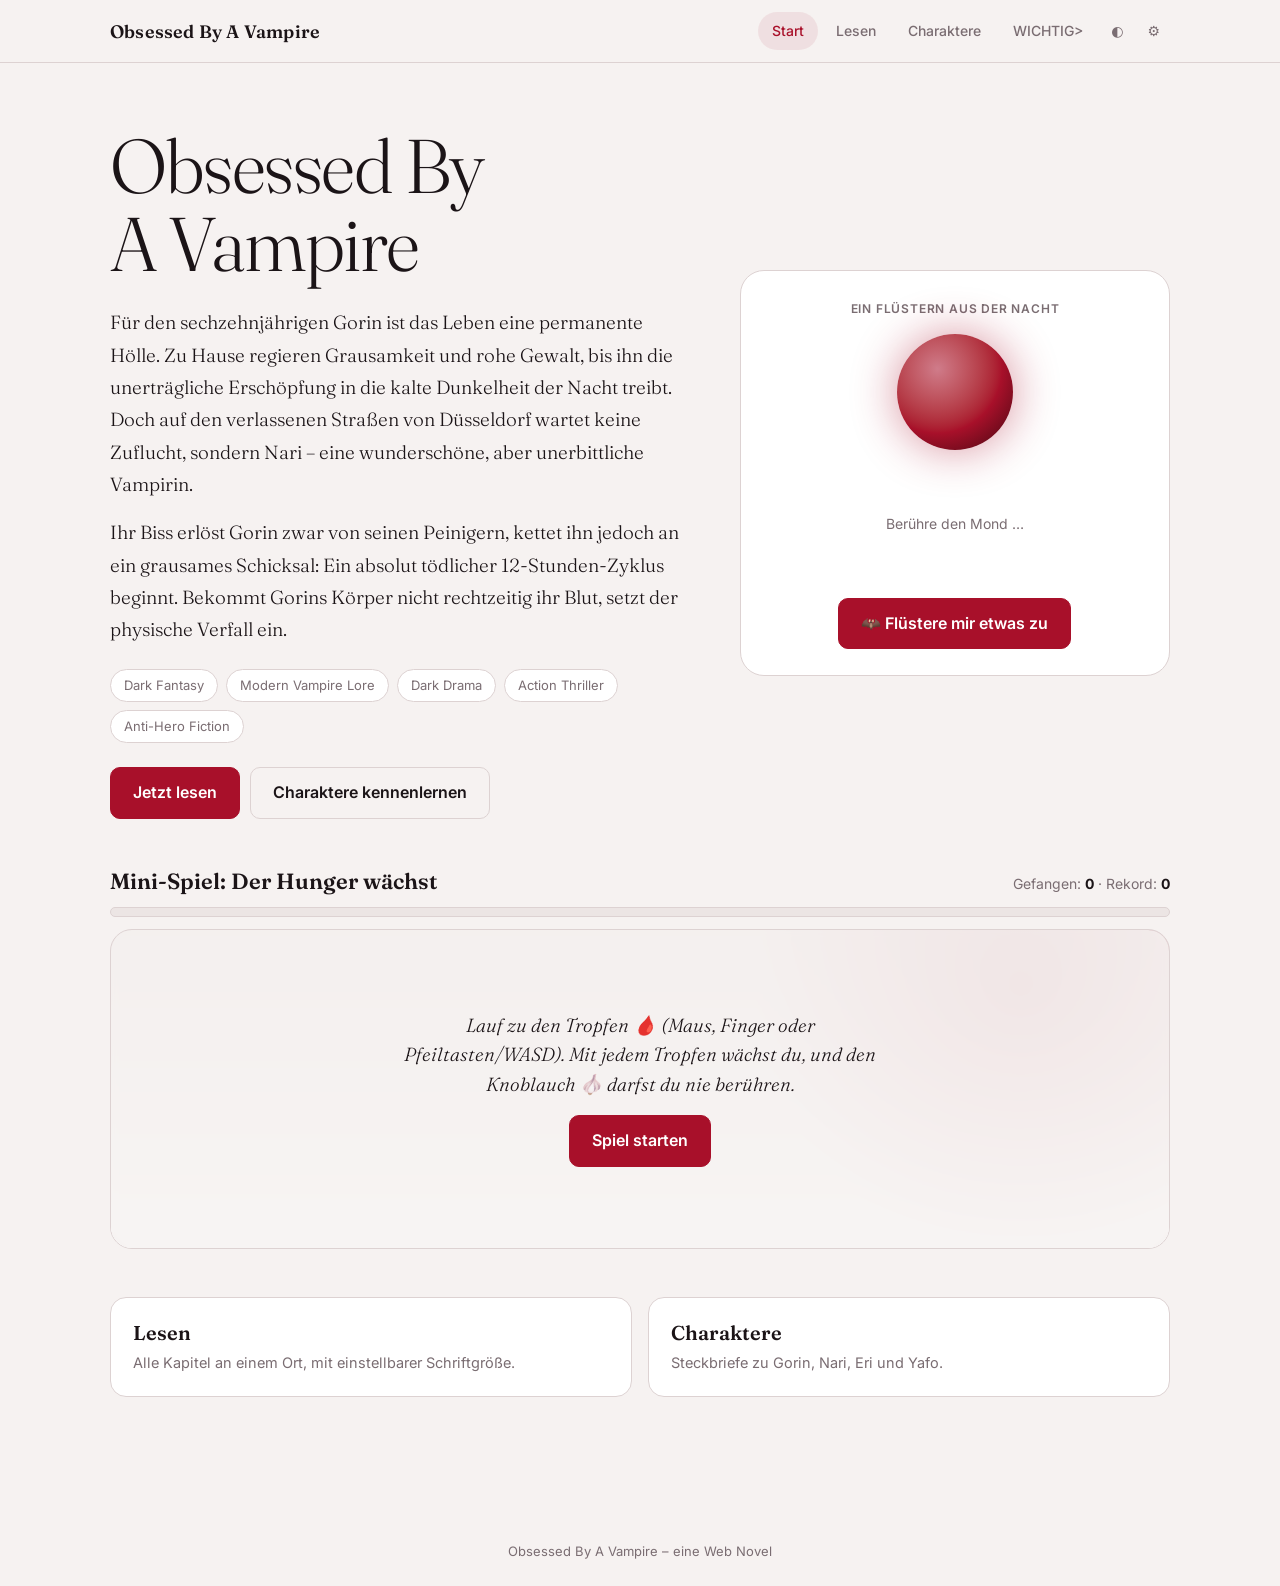
<file: index.html>
<!DOCTYPE html>
<html lang="de">
<head>
<meta charset="utf-8">
<meta name="viewport" content="width=device-width, initial-scale=1, viewport-fit=cover">
<title>My History</title>
<link rel="icon" href="data:image/svg+xml,<svg xmlns='http://www.w3.org/2000/svg' viewBox='0 0 100 100'><text y='.9em' font-size='90'>🩸</text></svg>">
 <link rel="preconnect" href="https://fonts.googleapis.com">
<link href="https://fonts.googleapis.com/css2?family=Fraunces:ital,opsz,wght@0,9..144,300;0,9..144,600;1,9..144,300&family=Inter:wght@400;500;600&family=Atkinson+Hyperlegible:wght@400;700&display=swap" rel="stylesheet">
<style>
:root{--bg:#f6f2f1;--bg2:#ece5e4;--panel:#fff;--ink:#1b1417;--mute:#7a6d72;--line:#ddd2d2;--red:#a8102a;--redsoft:#a8102a14;--ok:#1f7a4d;
--serif:'Fraunces',Georgia,'Times New Roman',serif;--sans:'Inter',system-ui,-apple-system,'Segoe UI',sans-serif;
box-sizing:border-box;padding-top:env(safe-area-inset-top,0px);padding-bottom:env(safe-area-inset-bottom,0px)}
@media (prefers-color-scheme:dark){:root:not([data-theme="light"]){--bg:#0f0b0d;--bg2:#161013;--panel:#1b1317;--ink:#efe7e6;--mute:#9a8b90;--line:#2d2227;--red:#e0405a;--redsoft:#e0405a1c;--ok:#4ccf8b}}
:root[data-theme="dark"]{--bg:#0f0b0d;--bg2:#161013;--panel:#1b1317;--ink:#efe7e6;--mute:#9a8b90;--line:#2d2227;--red:#e0405a;--redsoft:#e0405a1c;--ok:#4ccf8b}
html{scroll-padding-top:env(safe-area-inset-top,0px)}
*{box-sizing:border-box}
[hidden]{display:none!important}
body{margin:0;background:var(--bg);color:var(--ink);font:400 16px/1.6 var(--sans);-webkit-font-smoothing:antialiased}
button{font:inherit;color:inherit;cursor:pointer}
:focus-visible{outline:2px solid var(--red);outline-offset:2px}
header{position:sticky;top:env(safe-area-inset-top,0px);z-index:10;background:color-mix(in srgb,var(--bg) 88%,transparent);backdrop-filter:blur(10px);border-bottom:1px solid var(--line)}
.bar{max-width:1100px;margin:auto;display:flex;align-items:center;justify-content:space-between;padding:12px 20px;gap:12px;flex-wrap:wrap}
.logo{font:600 18px var(--serif);letter-spacing:.2px;background:none;border:0;padding:0}
nav{display:flex;gap:4px;align-items:center;flex-wrap:wrap}
nav button,nav a{background:none;border:0;padding:8px 14px;border-radius:99px;color:var(--mute);font-weight:500;font-size:14px;text-decoration:none}
nav button[aria-current=true]{background:var(--redsoft);color:var(--red)}
nav .theme{padding:8px 10px}
main{max-width:1100px;margin:auto;padding:0 20px 120px}
.view{display:none}.view.on{display:block}
/* Start */
.hero{display:grid;grid-template-columns:1.15fr .85fr;gap:48px;align-items:center;padding:64px 0 40px}
h1{font:300 clamp(40px,7vw,76px)/1.02 var(--serif);margin:0 0 24px;letter-spacing:-1.5px}
.lead{font:300 19px/1.7 var(--serif);color:var(--ink);max-width:56ch}
.lead p{margin:0 0 16px}
.tags{display:flex;flex-wrap:wrap;gap:8px;margin:24px 0}
.tags span{border:1px solid var(--line);background:var(--panel);padding:5px 13px;border-radius:99px;font-size:13px;color:var(--mute)}
.cta{display:flex;gap:10px;flex-wrap:wrap}
.btn{display:block;text-align:center;text-decoration:none;background:var(--red);color:#fff;border:1px solid var(--red);padding:12px 22px;border-radius:10px;font-weight:600}
.btn.ghost{background:transparent;color:var(--ink);border-color:var(--line)}
.btn.big{padding:14px 20px;border-radius:12px;font-size:16px}
.btn:disabled{opacity:.55;cursor:wait}
.cards{display:grid;grid-template-columns:repeat(2,1fr);gap:16px;margin-top:24px}
.card{background:var(--panel);border:1px solid var(--line);border-radius:16px;padding:22px}
.card h3{font:600 20px var(--serif);margin:0 0 6px}
.card p{margin:0;color:var(--mute);font-size:14.5px}
/* Lesen */
.reader{display:grid;grid-template-columns:240px 1fr;gap:28px;padding-top:32px}
.toc{position:sticky;top:76px;align-self:start;display:flex;flex-direction:column;gap:4px}
.toc h4{margin:0 0 8px;font:600 15px var(--serif)}
.toc button{text-align:left;background:none;border:0;padding:9px 12px;border-radius:10px;color:var(--mute);font-size:14px}
.toc button[aria-current=true]{background:var(--redsoft);color:var(--red);font-weight:600}
.page{background:var(--panel);border:1px solid var(--line);border-radius:20px;padding:clamp(24px,5vw,56px);min-height:70vh}
.tools{display:flex;justify-content:space-between;align-items:center;margin-bottom:28px;color:var(--mute);font-size:13px;gap:12px;flex-wrap:wrap}
.tools div{display:flex;gap:6px}
.tools button{background:var(--bg2);border:1px solid var(--line);border-radius:8px;padding:4px 11px}
.page h2{font:600 32px/1.15 var(--serif);margin:0 0 28px}
.text{font:300 var(--fs,19px)/var(--lh,1.85) var(--tf,var(--serif));max-width:var(--tw,62ch)}
.text p{margin:0 0 1.2em}
.nextrow{display:flex;justify-content:space-between;margin-top:40px;padding-top:24px;border-top:1px solid var(--line)}
.nextrow .btn{padding:10px 20px}
/* Vorlesen (Text-to-Speech) */
.tts{display:flex;align-items:center;gap:8px;flex-wrap:wrap;background:var(--bg2);border:1px solid var(--line);border-radius:14px;padding:10px 12px;margin:-8px 0 26px;font-size:13px;color:var(--mute)}
.tts button{background:var(--panel);border:1px solid var(--line);border-radius:10px;padding:7px 14px;font-weight:600;font-size:13px;color:var(--ink)}
.tts button.main{background:var(--red);border-color:var(--red);color:#fff}
.tts button:disabled{opacity:.45;cursor:not-allowed}
.tts label{display:inline-flex;align-items:center;gap:6px}
.tts select{background:var(--panel);color:var(--ink);border:1px solid var(--line);border-radius:8px;padding:6px 8px;font:inherit;max-width:190px}
.tts .sp{flex:1}
.tts .st{font-variant-numeric:tabular-nums}
.text p.speaking{background:var(--redsoft);box-shadow:-10px 0 0 var(--redsoft),10px 0 0 var(--redsoft);border-radius:4px;transition:background .2s}
/* Charaktere */
.chars{display:grid;grid-template-columns:repeat(2,1fr);gap:20px;padding-top:32px}
.char{background:var(--panel);border:1px solid var(--line);border-radius:20px;padding:26px;display:flex;flex-direction:column;gap:14px}
.head{display:flex;gap:16px;align-items:center}
.av{width:60px;height:60px;border-radius:50%;background:var(--redsoft);color:var(--red);display:grid;place-items:center;font:600 26px var(--serif);flex:none}
.char h3{margin:0;font:600 24px var(--serif)}
.char .role{color:var(--mute);font-size:14px}
.char p{margin:0;font-size:15px}
.facts{display:grid;grid-template-columns:auto 1fr;gap:6px 16px;margin:0;font-size:14px}
.facts dt{color:var(--mute)}.facts dd{margin:0}
h2.sec{font:300 34px var(--serif);margin:48px 0 0;letter-spacing:-.5px}
/* Einstellungen */
.pop{position:fixed;top:calc(62px + env(safe-area-inset-top,0px));right:16px;width:min(300px,calc(100vw - 32px));background:var(--panel);border:1px solid var(--line);border-radius:18px;box-shadow:0 12px 40px #00000030;padding:20px;z-index:30}
.pop h4,.box h4{margin:0 0 16px;font:600 20px var(--serif)}
.pop label,.lbl{display:flex;justify-content:space-between;font-size:14px;color:var(--mute);margin:0 0 8px}
.pop input[type=range]{width:100%;accent-color:var(--red);margin:0 0 20px}
.sws{display:flex;gap:10px;flex-wrap:wrap}
.sw{display:flex;flex-direction:column;align-items:center;gap:6px;background:none;border:0;font-size:12px;color:var(--mute);padding:0}
.sw i{width:38px;height:38px;border-radius:50%;border:2px solid transparent;box-shadow:0 0 0 1px var(--line);display:block}
.sw[aria-pressed=true]{color:var(--ink);font-weight:600}
.sw[aria-pressed=true] i{border-color:var(--panel);box-shadow:0 0 0 2px var(--red)}
/* Zusatz-Einstellungen */
:root[data-bg="sepia"]{--bg:#f1e6d0;--bg2:#e7d9bd;--panel:#f8efdc;--ink:#3b2f22;--mute:#7d6b55;--line:#d8c8a8}
:root[data-bg="oled"]{--bg:#000;--bg2:#0a0a0a;--panel:#0d0d0d;--ink:#e8e2e2;--mute:#8d8486;--line:#222}
:root[data-hl="0"] .text p.speaking{background:none;box-shadow:none}
.pop{max-height:calc(100vh - 90px - env(safe-area-inset-top,0px));overflow-y:auto}
.pop .grp{margin:22px 0 10px;padding-top:16px;border-top:1px solid var(--line);font:600 13px var(--sans);letter-spacing:.4px;text-transform:uppercase;color:var(--mute)}
.seg{display:flex;gap:6px;margin:0 0 16px}
.seg button{flex:1;background:var(--bg2);border:1px solid var(--line);border-radius:9px;padding:7px 4px;font-size:13px;color:var(--ink)}
.seg button[aria-pressed=true]{background:var(--redsoft);border-color:var(--red);color:var(--red);font-weight:600}
.pop select{width:100%;background:var(--panel);color:var(--ink);border:1px solid var(--line);border-radius:8px;padding:7px 8px;font:inherit;font-size:13px;margin:0 0 14px}
.pop .chk{display:flex;align-items:center;justify-content:flex-start;gap:8px;color:var(--ink);margin:0 0 10px}
/* Flüstern aus der Nacht (Startseite) */
.oracle{position:relative;overflow:hidden;background:var(--panel);border:1px solid var(--line);border-radius:24px;padding:30px 26px 26px;text-align:center;display:flex;flex-direction:column;align-items:center;gap:18px;min-height:380px}
.olabel{font:600 12px var(--sans);letter-spacing:.8px;text-transform:uppercase;color:var(--mute)}
.moon{width:116px;height:116px;border-radius:50%;border:0;cursor:pointer;flex:none;background:radial-gradient(circle at 35% 30%,color-mix(in srgb,var(--red) 55%,#fff),var(--red) 58%,color-mix(in srgb,var(--red) 40%,#000) 100%);box-shadow:0 0 46px color-mix(in srgb,var(--red) 45%,transparent);animation:moonPulse 4s ease-in-out infinite;transition:transform .2s}
.moon:hover{transform:scale(1.07)}
.moon:active{transform:scale(.96)}
@keyframes moonPulse{50%{box-shadow:0 0 84px color-mix(in srgb,var(--red) 60%,transparent)}}
.oq{font:italic 300 20px/1.6 var(--serif);min-height:8em;display:flex;align-items:center;justify-content:center;transition:opacity .3s;margin:0}
.oq.fade{opacity:0}
.oq.hint{font:400 14px var(--sans);color:var(--mute)}
.orow{display:flex;gap:10px;flex-wrap:wrap;justify-content:center}
.bat{position:absolute;left:0;top:0;pointer-events:none;z-index:2;color:var(--ink);opacity:.85}
.bat svg{display:block;width:100%;height:auto}
@keyframes flash{0%,55%{background:var(--redsoft)}100%{background:transparent}}
.text p.flash{animation:flash 2.6s ease-out}
/* Mini-Spiel: Der Hunger wächst */
.game{margin:8px 0 48px}
.ghead{display:flex;align-items:baseline;justify-content:space-between;gap:12px;flex-wrap:wrap;margin:0 0 12px}
.ghead h2{margin:0;font:600 22px var(--serif)}
.gstat{font-size:14px;color:var(--mute)}
.gstat b{color:var(--ink)}
.gmeter{height:10px;background:var(--bg2);border:1px solid var(--line);border-radius:99px;overflow:hidden;margin:0 0 12px}
#gBar{height:100%;width:0;background:var(--red);border-radius:99px;transition:width .2s}
.gfield{position:relative;height:320px;overflow:hidden;border:1px solid var(--line);border-radius:22px;background:radial-gradient(circle at 86% 18%,color-mix(in srgb,var(--red) 26%,transparent) 0,transparent 28%),linear-gradient(var(--bg2),var(--panel));user-select:none;-webkit-user-select:none;outline:none}
.gfield.playing{touch-action:none;cursor:crosshair}
.gfield.shake{animation:gshake .3s}
@keyframes gshake{25%{transform:translateX(-6px)}75%{transform:translateX(6px)}}
.gp{position:absolute;left:0;top:0;border-radius:50%;text-align:center;pointer-events:none;background:color-mix(in srgb,var(--red) 22%,transparent);box-shadow:0 0 0 2px var(--red),0 0 26px color-mix(in srgb,var(--red) 45%,transparent);z-index:2}
.gi{position:absolute;left:0;top:0;width:40px;height:40px;margin:-20px 0 0 -20px;font-size:30px;line-height:40px;text-align:center;pointer-events:none;animation:gpop .25s ease-out}
@keyframes gpop{from{opacity:0;scale:.3}to{opacity:1;scale:1}}
.gi.old{opacity:.45}
.gov{position:absolute;inset:0;display:flex;flex-direction:column;align-items:center;justify-content:center;gap:16px;padding:24px;text-align:center;background:color-mix(in srgb,var(--bg) 82%,transparent);backdrop-filter:blur(3px);z-index:5}
.gov[hidden]{display:none}
.gov p{margin:0;max-width:40ch;font:italic 300 19px/1.55 var(--serif)}
footer{text-align:center;color:var(--mute);font-size:13px;padding:24px}
@media(max-width:820px){.hero,.reader,.chars,.cards{grid-template-columns:1fr}.toc{position:static;flex-direction:row;flex-wrap:wrap}.toc h4{width:100%}.hero{padding-top:36px}}
@media(prefers-reduced-motion:reduce){*{animation:none!important}}
</style>
</head>
<body>
<header><div class="bar">
<button class="logo" data-go="start">Obsessed By A Vampire</button>
<nav>
<button data-go="start" aria-current="true">Start</button>
<button data-go="lesen">Lesen</button>
<button data-go="chars">Charaktere</button>
<a href="https://youtu.be/dQw4w9WgXcQ?si=Yt-m0QjZY_h96mpp">WICHTIG></a>
<button class="theme" id="theme" aria-label="Hell oder dunkel wechseln">◐</button>
<button class="theme" id="gear" aria-label="Einstellungen" aria-expanded="false">⚙</button>
</nav></div></header>
 
<main>
<section class="view on" id="start">
<div class="hero">
<div>
<h1>Obsessed By<br>A Vampire</h1>
<div class="lead">
<p>Für den sechzehnjährigen Gorin ist das Leben eine permanente Hölle. Zu Hause regieren Grausamkeit und rohe Gewalt, bis ihn die unerträgliche Erschöpfung in die kalte Dunkelheit der Nacht treibt. Doch auf den verlassenen Straßen von Düsseldorf wartet keine Zuflucht, sondern Nari – eine wunderschöne, aber unerbittliche Vampirin.</p>
<p>Ihr Biss erlöst Gorin zwar von seinen Peinigern, kettet ihn jedoch an ein grausames Schicksal: Ein absolut tödlicher 12-Stunden-Zyklus beginnt. Bekommt Gorins Körper nicht rechtzeitig ihr Blut, setzt der physische Verfall ein.</p>
</div>
<div class="tags"><span>Dark Fantasy</span><span>Modern Vampire Lore</span><span>Dark Drama</span><span>Action Thriller</span><span>Anti-Hero Fiction</span></div>
<div class="cta"><button class="btn" data-go="lesen">Jetzt lesen</button><button class="btn ghost" data-go="chars">Charaktere kennenlernen</button></div>
</div>
<aside class="oracle" id="oracle" aria-label="Zufälliger Satz aus der Geschichte">
<div class="olabel">Ein Flüstern aus der Nacht</div>
<button class="moon" id="moon" aria-label="Blutmond berühren: zufälligen Satz anzeigen"></button>
<p class="oq hint" id="oq" aria-live="polite">Berühre den Mond …</p>
<div class="orow"><button class="btn" id="oAgain">🦇 Flüstere mir etwas zu</button><button class="btn ghost" id="oMore" hidden>Im Kapitel lesen</button></div>
</aside>
</div>
<section class="game" id="game" aria-label="Mini-Spiel: Der Hunger wächst">
<div class="ghead"><h2>Mini-Spiel: Der Hunger wächst</h2><div class="gstat">Gefangen: <b id="gScore">0</b> · Rekord: <b id="gBest">0</b></div></div>
<div class="gmeter" aria-hidden="true"><div id="gBar"></div></div>
<div class="gfield" id="gField" tabindex="0" aria-label="Spielfeld">
<div class="gov" id="gOv"><p id="gOvT">Lauf zu den Tropfen 🩸 (Maus, Finger oder Pfeiltasten/WASD). Mit jedem Tropfen wächst du, und den Knoblauch 🧄 darfst du nie berühren.</p><button class="btn" id="gStart">Spiel starten</button></div>
</div>
</section>
<div class="cards">
<div class="card"><h3>Lesen</h3><p>Alle Kapitel an einem Ort, mit einstellbarer Schriftgröße.</p></div>
<div class="card"><h3>Charaktere</h3><p>Steckbriefe zu Gorin, Nari, Eri und Yafo.</p></div>
</div>
</section>
 
<section class="view" id="lesen">
<div class="reader">
<div class="toc" id="toc"><h4>Kapitel</h4></div>
<article class="page">
<div class="tools"><span id="meta"></span><div><button id="fm" aria-label="Schrift kleiner">A−</button><button id="fp" aria-label="Schrift größer">A+</button></div></div>
<div class="tts" id="tts" role="group" aria-label="Kapitel vorlesen" hidden>
<button class="main" id="ttsPlay" aria-label="Vorlesen starten oder pausieren">▶ Vorlesen</button>
<button id="ttsStop" aria-label="Vorlesen beenden" disabled>■ Stopp</button>
<label>Tempo <select id="ttsRate" aria-label="Sprechtempo"><option value="0.8">0,8×</option><option value="1" selected>1×</option><option value="1.2">1,2×</option><option value="1.5">1,5×</option><option value="1.8">1,8×</option></select></label>
<label>Stimme <select id="ttsVoice" aria-label="Stimme"></select></label>
<label><input type="checkbox" id="ttsAuto"> Danach weiterlesen</label>
<span class="sp"></span><span class="st" id="ttsSt" aria-live="polite"></span>
</div>
<h2 id="ct"></h2><div class="text" id="cx"></div>
<div class="nextrow"><button class="btn ghost" id="prev">Zurück</button><button class="btn" id="next">Nächstes Kapitel</button></div>
</article></div>
</section>
 
<section class="view" id="chars">
<h2 class="sec">Charaktere</h2>
<div class="chars" id="cg"></div>
</section>
</main>
 
<!-- Einstellungen -->
<div class="pop" id="setp" hidden role="dialog" aria-label="Einstellungen">
<h4>Einstellungen</h4>
<label for="fsr">Schriftgröße <span id="fsv">19 px</span></label>
<input type="range" id="fsr" min="15" max="27" value="19">
<div class="lbl">Farbdesign</div>
<div class="sws">
<button class="sw" data-acc="original"><i style="background:#a8102a"></i>Original</button>
<button class="sw" data-acc="gruen"><i style="background:#1f9d5c"></i>Grün</button>
<button class="sw" data-acc="rot"><i style="background:#e0252d"></i>Rot</button>
<button class="sw" data-acc="lila"><i style="background:#8a4fd6"></i>Lila</button>
<button class="sw" data-acc="pink"><i style="background:#e8478a"></i>Pink</button>
</div>
<div class="grp">Lesen</div>
<div class="lbl">Schriftart</div>
<div class="seg" data-key="font"><button data-v="serif">Serif</button><button data-v="sans">Sans</button><button data-v="lesbar">Lesbar</button></div>
<div class="lbl">Zeilenabstand</div>
<div class="seg" data-key="lh"><button data-v="eng">Eng</button><button data-v="normal">Normal</button><button data-v="weit">Weit</button></div>
<div class="lbl">Textbreite</div>
<div class="seg" data-key="w"><button data-v="schmal">Schmal</button><button data-v="normal">Normal</button><button data-v="breit">Breit</button></div>
<div class="lbl">Hintergrund</div>
<div class="seg" data-key="bg"><button data-v="std">Standard</button><button data-v="sepia">Sepia</button><button data-v="oled">Schwarz</button></div>
<label class="chk"><input type="checkbox" id="setSpark"> Funken-Effekt</label>
<div id="setTts" hidden>
<div class="grp">Vorlesen</div>
<label for="setRate">Standardtempo</label><select id="setRate"></select>
<label for="setVoice">Standardstimme</label><select id="setVoice"></select>
<label class="chk"><input type="checkbox" id="setAuto"> Danach weiterlesen</label>
<label class="chk"><input type="checkbox" id="setHl"> Absatz markieren</label>
<label class="chk"><input type="checkbox" id="setScroll"> Automatisch mitscrollen</label>
</div>
</div>
 
<footer>Obsessed By A Vampire – eine Web Novel</footer>
 
<script src="auth.js" onerror="window.__noAuth=1"></script>
<script>
/* ===== Inhalte: hier einfach bearbeiten ===== */
/* WICHTIG: Kapiteltexte mit Backticks ` ... ` schreiben (erlaubt Zeilenumbrüche).
   Jede neue Zeile = ein neuer Absatz. Im Text selbst keine Backticks und kein ${ verwenden. */
const chapters=[
{t:"Prolog: Die Nacht von Düsseldorf",x:`Der letzte Gong der Schule war schon eine ganze Weile verhallt, und der späte Nachmittag schmolz langsam in eine kühle, schattige Dämmerung hinein. Die Straßen der ruhigen, abgelegenen Kleinstadt – meilenweit entfernt von den lauten, grell erleuchteten Megacitys – lagen fast wie ausgestorben da. Nur ab und zu wehte ein kalter Windstoß durch die engen Gassen, der die trockenem Blätter über den Asphalt trieb.
Auf diesem einsamen Heimweg ging Gorin Yakeri, die Hände tief in den Taschen seiner Jacke vergraben. Jeder Schritt fühlte sich an wie Blei, ein mechanisches Vorwärtskommen gegen eine unsichtbare, erdrückende Wand. Im diffusen Licht der schwach glimmenden Straßenlaternen zeichneten sich seine markanten Züge scharf ab. Sein Gesicht war etwas größer geschnitten, umrahmt von tiefschwarzem Haar. Seine Augen, umgeben von leichten Schatten, strahlten eine wache, aber tiefe Erschöpfung aus. Sein Körperbau wirkte auf den ersten Blick durchtrainiert und gepflegt, doch unter dem Stoff seiner Kleidung verbarg sich eine grausame, schmerzhafte Geschichte, die jede seiner Bewegungen leise begleitete: Am Nacken prangte eine unschöne, verbrannte Stelle – das grausame Andenken daran, wie seine Mutter ihm als kleines Kind kochend heißen Kaffee übergeschüttet hatte. Und tiefer, verborgen unter seinem T-Shirt, war sein ganzer Rücken übersät mit alten Brandwunden und jenen tiefen, unbarmherzigen Messerschnitten, die sie ihm erst vor genau einem Jahr zugefügt hatte.
Je näher er seinem Zuhause kam, desto langsamer wurden seine Schritte. Für Gorin war die Haustür kein Ort der Zuflucht, sondern das Tor zu einer permanenten Zerreißprobe. Er schob den Schlüssel ins Schloss, drehte ihn um und trat leise in den schmalen Flur.
Sofort empfing ihn diese charakteristische, toxische Stille des Hauses. Es war eine Stille, die schwer auf der Brust lastete. Direkt im Eingangsbereich traf sein Blick auf seine Mutter Eri. Sie stand im Halbdunkel, ihre Haut war von schrumpeligen, tiefen Falten gezeichnet, und ihr gesamter Körper strahlte eine bleierne, giftige Trägheit aus. Ihre dunklen Haare hingen kraftlos herab, doch es war vor allem ihr Blick, der ihn traf – ein eiskalter, toter und absolut stechender Blick, der ohne ein einziges Wort die Seele zerkratzte. Sie musterte ihn wie einen lästigen Eindringling, der es gewagt hatte, in ihr Sichtfeld zu treten.
Ohne sie eines Blickes zu würdigen, ging Gorin an ihr vorbei und warf einen flüchtigen Blick in das Wohnzimmer. Dort lag sein Vater Yafo Yakeri auf der durchgesessenen, alten Couch. Yafo war ein schwerer, übergewichtiger Mann mit einer dicken Brille, die schief auf seiner Nase saß. Er schlief tief und fest, der Mund leicht geöffnet, während der Fernseher in der Ecke flackerte und dumpfe, monotone Geräusche in den Raum warf. Yafo ignorierte die Welt, seine Familie und alles um sich herum, gefangen in seiner eigenen lethargischen Blase.
Gorin zog die Schuhe aus, ließ die Haustür hinter sich ins Schloss fallen und ging mit schnellen Schritten den Flur hinunter in sein eigenes Zimmer. Er trat ein, schloss die Tür hinter sich ab und drehte den Schlüssel im Schloss herum. Erst in diesem Moment schien der Druck auf seinen Schultern minimal nachzugeben.
Er ließ sich auf die Bettkante sinken, atmete tief aus und strich sich durch die pechschwarzen Haare. Um ihn herum lag die Dunkelheit des Zimmers, während die Nacht draußen langsam die Herrschaft über die Kleinstadt übernahm. Er zog die Schuhe aus, legte sich flach auf das Kissen und starrte an die dunkle Zimmerdecke. Die Gedanken schossen ihm durch den Kopf, drehten sich im Kreis, während er versuchte, die Anspannung des Tages loszuwerden. Er schloss die Augen, atmete ruhig ein und aus und versuchte, in die Stille der Nacht hineinzugleiten, in der festen Hoffnung, diesmal endlich die ersehnte Ruhe zu finden.
Kaum hatte Gorin sich auf dem Bett ausgestreckt und die Augen geschlossen, um dem Strudel seiner Gedanken zu entkommen, riss ein gewaltsames Beben die Stille der Nacht in Stücke.
Bumm! Bumm! Bumm!
Harte, unbarmherzige Fäuste hämmerten gegen seine Zimmertür, dass das Holz in den Angeln erbebte. Gleich darauf drang die raue, von Alkohol und tiefem Groll verzerrte Stimme seines Vaters Yafo durch den Raum: „Du Volldepp, mach endlich die Tür auf! Beweg deinen faulen Arsch, wir müssen jetzt sofort reden! Glaub ja nicht, dass du dich vor mir verstecken kannst!“
Gorin schreckte hoch. Keine Sekunde der Ruhe war ihm vergönnt. Seine insomnischen Augen blitzten in der Dunkelheit auf, während sein Puls augenblicklich in die Höhe schoss. Er stand auf – ganz gerade, mechanisch, ohne ein einziges Zeichen von Furcht in der Mimik, doch mit der eisernen Anspannung eines Soldaten vor dem Schafott. Er griff nach seiner schweren Schultasche, die achtlos auf dem Boden lag, und ging mit langsamen, festen Schritten auf die Tür zu.
Er drückte die Klinke herunter und zog die Tür auf. Im flackernden Licht des Flurs stand Yafo, ein schwerer, wuchtiger Schatten, dessen dicke Brille auf der verschwitzten Nase wackelte. Mit einer groben Hand riss Yafo ihm die Tasche aus der Hand, warf sie auf den dreckigen Flurboden und durchwühlte sie hastig. Er fischte alles heraus, was Gorin an diesem Tag von seinen Raubzügen und Diebstählen in der Stadt herbeigeschafft hatte: ein paar glänzende Armbänder, ein teures Smartphone und eine handvoll digitaler Gadgets, die er irgendwo mitgehen lassen hatte. Yafo raffte die Beute an sich, das Gesicht verzerrt vor Gier.
Doch plötzlich veränderte sich sein Ausdruck, als er merkte, dass etwas fehlte. Seine Augen verengten sich zu hasserfüllten Schlitzen. „Wo ist das goldene Etui?!“, brüllte Yafo und spuckte fast vor Wut. „Ich hab dir gesagt, du sollst mir diesen einen verdammten Gegenstand aus dem Antiquariat besorgen, du nutzloser Bastard! Und du kommst mit leerem Handschuh?!“
Bevor Gorin auch nur blinzeln konnte, traf ihn die wuchtige Faust seines Vaters im Gesicht. Der Schlag riss Gorin zur Seite, er prallte gegen den Türrahmen, während ein dumpfer Schmerz durch seinen Kopf zuckte und ein bitterer Geschmack von Blut auf seiner Zunge aufstieg.
Durch den Lärm angelockt, schob sich in diesem Moment die hagere Gestalt seiner Mutter Eri aus dem Schatten der Küche. Ihre schrumpeligen Hände zitterten, und ihr eiskalter, giftiger Blick traf den Vater. Statt zu helfen, fauchte sie ihn an: „Selbst für so einen einfachen Handlanger bist du zu inkompetent, Yafo! Du kriegst doch gar nichts gebacken, du fetter Taugenichts!“
Yafo fuhr herum, blind vor Jähzorn. Mit einer grausamen Selbstverständlichkeit holte er aus und schlug mit der flachen Hand so heftig auf Eri ein, dass sie taumelte und gegen die Wand schlug. Sofort entbrannte ein lautes, hysterisches Gezänk zwischen den beiden – ein toxischer Sturm aus Beschimpfungen, Vorwürfen und Flüchen, der das ganze Haus erfüllte, während sie aufeinander losgingen.
Gorin stand regungslos daneben. Er wischte sich das Blut von der Lippe, sah kurz zu den beiden streitenden Gestalten, die in ihrer eigenen Hölle gefangen waren, und wandte sich dann wortlos ab. Er trat zurück in sein Zimmer, schloss die Tür hinter sich und drehte den Schlüssel im Schloss um. Das Schreien und Poltern im Flur hallte gedämpft durch das Holz, während er sich wieder auf sein Bett fallen ließ, den Blick starr an die Decke gerichtet, während die Nacht schweigend über sie alle hinwegzog.
Das Getöse draußen im Flur ebbte schließlich ab, und die erstickende Schwere kehrte in Gorins Zimmer zurück. Er atmete tief durch, schob die Hand unter sein Kissen und zog eine kleine, unscheinbare Retro-Handheld-Konsole hervor. Das Plastikgehäuse war an den Ecken verkratzt, das Display voller feiner Kratzer, und der Speicher war voll mit unzähligen alten Pixel-Klassikern. Es war sein einziger Zufluchtsort, ein winziger Funke von Nostalgie und Freiheit in diesem verdammten Haus. Er schaltete das Gerät ein, das leise, pixelige Sound-Design füllte die Stille, während seine Daumen mechanisch über die Tasten glitten.
Doch der Moment der Ruhe währte nicht lange.
Mit einem lauten Ruck flog die Zimmertür auf – Yafo hatte sie im Frust einfach eingetreten. Der schwere Mann stand im Rahmen, die Augen blutunterlaufen vor Wut über den vorherigen Streit mit Eri. Sein Blick fiel sofort auf das leuchtende Display in Gorins Händen.
Mit einem groben Griff riss Yafo ihm die Konsole weg. Gorin zuckte zusammen und fuhr hoch. „Gib mir das zurück!“, zischte er, zum ersten Mal von echter Wut und Verzweiflung gepackt. „Das... das ist von meinem Freund! Das ist alles, was mir geblieben ist!“
Yafo lachte verächtlich auf, ein kalter, grausamer Laut. „So ein Schrott-Spielzeug willst du mir vorenthalten?“ Ohne zu zögern, warf Yafo die Konsole mit voller Wucht auf den harten Holzboden. Ein lautes Knacken ertönte, als das Gehäuse zersplitterte und die kleinen Platinenteile über den Boden sprangen.
In Gorin brach etwas. Er starrte auf die Trümmer seines letzten Stücks Erinnerung, seine Hände ballten sich zu Fäusten, und er sah seinen Vater mit einem so hasserfüllten, saueren Blick an, dass Yafo die Beherrschung verlor. „Du wagst es auch noch, mich so anzusehen, du elendiger Bastard?!“
Yafo holte aus und traf Gorin mit einer so brutalen Wucht ins Gesicht, dass dem Jungen schwarz vor Augen wurde. Gorin sackte augenblicklich in sich zusammen, prallte hart gegen die Bettkante und fiel regungslos auf den Boden. Die Welt um ihn herum versank in absolute Finsternis.
Es war mitten in der Nacht, als Gorin langsam wieder zu sich kam. Ein stechender Schmerz pulsierte in seinem Kiefer, und der Geschmack von Blut füllte seinen Mund. Das Haus war mucksmäuschenstill. Kein Fernseher lief mehr, keine Stimmen waren zu hören. Nur die kalten Schatten der Nacht fielen durch das Fenster in sein Zimmer.
Er richtete sich mühsam auf und lehnte sich gegen die Wand. Seine Gedanken kreisten um das Chaos, um die Zerstörung, um die permanente Hölle, in der er lebte. Und plötzlich wurde ihm klar, warum die Erschöpfung ihn seit genau fünf Tagen nicht mehr hatte einschlafen lassen. Sein Körper, sein Verstand – alles in ihm weigerte sich, in diesem Raum, in diesem Haus auch nur für eine Sekunde die Kontrolle abzugeben. Schlafen bedeutete hier, wehrlos zu sein.
Ein kalter, entschlossener Zug lag auf seinen Zügen. Er blieb länger auf den Trümmern sitzen, während sein Blick zum Fenster wanderte. Draußen rief die kühle, neonbeleuchtete Dunkelheit der schlafenden Kleinstadt. Entschlossen fasste er den Entschluss: Er würde hier nicht länger bleiben. Er musste raus. Nachts rauszugehen war der einzige Ausweg, um diesem erdrückenden Druck zu entkommen.
Gorin wollte nach der Haustür sehen, doch als er sich dem Ausgang näherte, traf ihn die bittere Realität: Seine Zimmertür war von außen mit einem massiven Stahlvorhängeschloss verriegelt worden. Sie hatten ihn eingeschlossen. Auf dem kalten Boden vor der Tür stand lediglich eine kleine Flasche Wasser und etwas Proviant – eine Ration, die gerade einmal für zwei Tage reichen würde. Daneben lag ein zerknüllter Zettel. Mit zitternden Augen las er die harten Worte, die darauf geschrieben standen: „Versuch damit zwei Wochen auszukommen, wenn du es schaffst, lassen wir dich vielleicht wieder raus.“
Ein kalter Schauer lief ihm über den Rücken, gefolgt von einer Welle blanken Hasses. Genug. Das war endgültig zu viel.
Er wandte sich ab und blickte auf den Boden, wo die zerstörten Trümmer seiner geliebten Retro-Konsole lagen. Seine Hände krampften sich zu Fäusten. Er ging in die Knie und griff unter sein Bett, wo er nach einem letzten, kostbaren Gegenstand tastete: einem kleinen, gerahmten Foto seines besten Freundes. Jenem Freund, der ihm damals die Konsole geschenkt hatte und der bei einem grausamen Autounfall ums Leben gekommen war. Die Erinnerung an diesen Verlust, gepaart mit der grausamen Willkür seiner Eltern, entfachte in Gorin eine tiefe, unbändige Wut.
Er stand auf, ging entschlossen zu seinem Schreibtisch und zog die kleine Holzkassette auf. Darin befand sich sein mühsam zusammengespartes Notgeld – knapp 600 Euro, Scheine, die er für den Tag der Flucht zurückgelegt hatte. Er steckte das Geld fest in seine Tasche. Er würde hier nicht verrotten. Er würde verschwinden.
Schnell trat er an die Tür, um sie mit Gewalt aufzubrechen, doch sie gab keinen Millimeter nach. Der Stahlriegel hielt stand. Da durchfuhr ihn ein rettender Gedanke: Er befand sich im ersten Stock. Er musste gar nicht durch den Flur – er konnte einfach aus dem Fenster klettern!
Hektisch rannte er zum Fenster, drückte gegen den Griff, doch auch hier stockte ihm der Atem: Das Fenster war ebenfalls mit einem Vorhängeschloss gesichert. Sie hatten ihn komplett eingesperrt.
Panik schoss durch seinen Kopf, doch er zwang sich zur Ruhe. Der Schlüssel. Irgendwo musste es einen geben. Gorin wirbelte herum und begann, in blinder Eile sein gesamtes Zimmer zu durchwühlen. Er riss Schubladen auf, warf Bücher um und suchte jede Ecke ab, bis seine Hand unter dem Bett eine alte, staubige Metallkiste berührte. Er zog sie hervor und öffnete sie – sie war bis zum Rand gefüllt mit einem Dutzend verschiedener, alter Schlüssel und Metallkanten.
Keine Zeit zu verlieren. Er nahm den ersten Schlüssel, steckte ihn in das Schloss des Fensters und drehte. Nichts. Er zog ihn heraus, nahm den nächsten. Wieder nichts. Sein Herz hämmerte gegen seine Rippen wie ein wild gewordener Vogel. Beim vierten Schlüssel spürte er einen leichten Widerstand. Er drückte ihn tiefer hinein, drehte ihn um – und ein lautes, metallenes Klick schnappte durch die Stille des Raumes. Das Schloss sprang auf.
In diesem Bruchteil einer Sekunde durchströmte Gorin ein fast vergessenes Gefühl: Macht. Er hielt den Schlüssel in der Hand, und zum ersten Mal seit Jahren fühlte er sich nicht mehr wie das schwache, gefangene Opfer seiner Eltern. Er hatte die Kontrolle zurück. Langsam öffnete er das Fenster, während draußen die kühle Nachtluft hereinströmte und ihn zu sich rief.
Bevor Gorin den endgültigen Schritt wog, kehrte er noch einmal kurz in den Raum zurück, um das Notwendigste zusammenzusuchen. Er brauchte Utensilien, die für eine erste Nacht draußen und den Abstieg aus dem ersten Stock taugen würden. Aus seinem Versteck nahm er etwa 20 Euro in bar mit – einen kleinen Teil des Geldes, während der Rest sicher in seiner Tasche verstaute war. Dazu steckte er sein altes, schäbiges Klapphandy ein, dessen Display an einer Ecke einen tiefen Riss hatte und mit dem man kaum mehr als einfache Anrufe oder ein paar elementare Notizen erledigen konnte. Schließlich griff er nach seiner dunklen, wetterfesten Jacke und zog sie über.
Während er so durch das spärlich beleuchtete Zimmer ging, überkam ihn plötzlich eine Welle bleierner Schwere. Seine Gedanken drifteten ab, unwillkürlich fragte er sich zum tausendsten Mal, warum seine Eltern eigentlich so abgrundtief fies, kalt und grausam zu ihm waren. Er dachte an die Geschichten zurück, die er im Laufe der Jahre über ihre eigene Vergangenheit aufgeschnappt hatte.
Yafo und Eri waren selbst in einem Umfeld aufgewachsen, das von toxischer Härte und emotionaler Kälte geprägt war. Yafo hatte in seiner Jugend erfahren müssen, wie Schwäche gnadenlos bestraft wurde, was in ihm jene dumpfe, passive Lethargie und jähzornige Grausamkeit heranwachsen ließ, die er nun an seiner eigenen Familie ausließ – gefangen in dem Glauben, dass man Menschen brechen müsse, um sie zu kontrollieren. Eri wiederum trug eine tiefe, unheilbare Verbitterung in sich; ihre eigenen Eltern hatten sie emotional völlig verstoßen, weshalb sie die Welt nur noch als einen feindlichen Ort sah, an dem man entweder Täter oder Opfer war. Sie hatte sich in ihre eigene, eiskalte Kapsel zurückgezogen, in der für Wärme oder Empathie kein Platz mehr war. Sie gaben ihre eigene, nie verarbeitete Hölle einfach Generation für Generation weiter – und Gorin war das unschuldige Ventil für ihren aufgestauten Lebensfrust.
Gorin schüttelte diese bedrückenden Gedanken ab. Die Vergangenheit seiner Eltern konnte und wollte er nicht mehr heilen; sie waren Gefangene ihres eigenen giftigen Geistes.
Er schloss für einen Moment die Augen, atmete tief die kühle Nachtluft ein, die durch das geöffnete Fenster strömte, und flüsterte leise in die Stille des Raumes: „Ich habe genug von diesen Idioten. Ich mache jetzt mein eigenes Ding.“
Mit einem festen Entschluss trat er an den Fenstersims und machte sich bereit für den Einstieg in die dunkle, neonerleuchtete Nacht.
Bevor Gorin den endgültigen Schritt wog, kehrte er noch einmal kurz in den Raum zurück, um das Notwendigste zusammenzusuchen. Er brauchte Utensilien, die für eine erste Nacht draußen und den Abstieg aus dem ersten Stock taugen würden. Aus seinem Versteck nahm er etwa 20 Euro in bar mit – einen kleinen Teil des Geldes, während der Rest sicher in seiner Tasche verstaute war. Dazu steckte er sein altes, schäbiges Klapphandy ein, dessen Display an einer Ecke einen tiefen Riss hatte und mit dem man kaum mehr als einfache Anrufe oder ein paar elementare Notizen erledigen konnte. Schließlich griff er nach seiner dunklen, wetterfesten Jacke und zog sie über.
Während er so durch das spärlich beleuchtete Zimmer ging, überkam ihn plötzlich eine Welle bleierner Schwere. Seine Gedanken drifteten ab, unwillkürlich fragte er sich zum tausendsten Mal, warum seine Eltern eigentlich so abgrundtief fies, kalt und grausam zu ihm waren. Er dachte an die Geschichten zurück, die er im Laufe der Jahre über ihre eigene Vergangenheit aufgeschnappt hatte.
Yafo und Eri waren selbst in einem Umfeld aufgewachsen, das von toxischer Härte und emotionaler Kälte geprägt war. Yafo hatte in seiner Jugend erfahren müssen, wie Schwäche gnadenlos bestraft wurde, was in ihm jene dumpfe, passive Lethargie und jähzornige Grausamkeit heranwachsen ließ, die er nun an seiner eigenen Familie ausließ – gefangen in dem Glauben, dass man Menschen brechen müsse, um sie zu kontrollieren. Eri wiederum trug eine tiefe, unheilbare Verbitterung in sich; ihre eigenen Eltern hatten sie emotional völlig verstoßen, weshalb sie die Welt nur noch als einen feindlichen Ort sah, an dem man entweder Täter oder Opfer war. Sie hatte sich in ihre eigene, eiskalte Kapsel zurückgezogen, in der für Wärme oder Empathie kein Platz mehr war. Sie gaben ihre eigene, nie verarbeitete Hölle einfach Generation für Generation weiter – und Gorin war das unschuldige Ventil für ihren aufgestauten Lebensfrust.
Gorin schüttelte diese bedrückenden Gedanken ab. Die Vergangenheit seiner Eltern konnte und wollte er nicht mehr heilen; sie waren Gefangene ihres eigenen giftigen Geistes.
Er schloss für einen Moment die Augen, atmete tief die kühle Nachtluft ein, die durch das geöffnete Fenster strömte, und flüsterte leise in die Stille des Raumes: „Ich habe genug von diesen Idioten. Ich mache jetzt mein eigenes Ding.“
Mit einem festen Entschluss trat er an den Fenstersims und machte sich bereit für den Einstieg in die dunkle, neonerleuchtete Nacht.
Die kalte, neonerleuchtete Luft der Kleinstadt legte sich wie ein schützender, schwerer Mantel um die beiden, während Gorin und Nari Seite an Seite durch die verlassenen Straßen schlenderten. Die Welt schien zu schlafen, eingetaucht in das kühle, blau-weiße Licht der Straßenlaternen und die Reklametafeln der geschlossenen Geschäfte. Im Rhythmus ihrer Schritte brach Gorin schließlich das Schweigen. Mit leiser, aber fester Stimme begann er zu erzählen – stockend anfangs, dann immer flüssiger. Er erzählte ihr von dem erdrückenden Haus, von den ständigen Schreien, von der Willkür seiner Eltern Yafo und Eri, die ihn wie ein Tier eingesperrt hatten, und von der zerstörten Konsole, dem letzten Überbleibsel seines verstorbenen Freundes.
Nari unterbrach ihn nicht. Sie hörte einfach nur zu, mit einem Blick voller tiefer Empathie, der Gorin das erste Mal seit Jahren das Gefühl gab, wirklich gesehen zu werden. Kein Mitleid, das ihn schwach machte – sondern ein stilles, echtes Verständnis.
Nach einer Weile verließen sie das flache Stadtgebiet und schlugen einen schmalen, von alten Bäumen gesäumten Pfad ein, der sich den steilen Hügel hinaufwand. Oben angekommen, öffnete sich vor ihnen ein kleiner, malerischer Aussichtspunkt. Dort oben, etwas abseits des Trubels, befand sich ein kleiner, gemütlicher Imbissstand mit warmem, gelben Lichterketten-Glanz, an dem man sich um diese späte Stunde noch eine Kleinigkeit zu essen bestellen konnte. Die Holzbänke luden zum Verweilen ein.
Sie holten sich ein paar warme Snacks, setzten sich an einen Tisch am Rand der Aussicht und blickten hinab auf das weite, schimmernde Lichtermeer der schlafenden Stadt, die unter ihnen lag wie eine Galaxie aus tausend kleinen Sternen.
Eine Weile saßen sie einfach nur da und genossen den Frieden, während sie sich über ihre Leben, ihre Gedanken und die Stille der Nacht unterhielten. Doch mit jedem Moment, den Gorin neben ihr saß, schien die Last auf seinen Schultern ein wenig leichter zu werden, was ihn unvorsichtiger machte. Der Wind zog an seiner Jacke, und für einen kurzen Augenblick verrutschte der Kragen.
Nari, die ihn aufmerksam musterte, hielt mitten in der Bewegung inne. Ihr Blick verengte sich, nicht aus Ekel, sondern aus purem Schock.
Sanft, aber bestimmt fragte sie leise: „Gorin… was ist das da an deinem Nacken?“
Gorin erstarrte. Das Glas in seiner Hand schien plötzlich bleischwer zu werden. Er atmete tief, zitternd ein, die Luft stockte ihm in der Kehle. Er wandte den Kopf langsam zu ihr und fragte mit tonloser, gefährlich ruhiger Stimme: „Wie… wie hast du das gesehen?“
Nari sah ihn ernst an, jede Spur von Leichtigkeit war aus ihrem Gesicht gewichen. „Ich habe es eben gesehen… als du auf mich draufgefallen bist. Dein Kragen ist verrutscht.“
Stille legte sich über den Aussichtspunkt. Der Wind schien den Atem anzuhalten. Gorin schloss für eine Sekunde die Augen. Die Erinnerung an den kochenden Kaffee, an die jahrelange Hölle drängte nach vorn. Er wusste, dass er sich jetzt öffnen musste – ganz oder gar nicht.
Mit einer langsamen, fast mechanischen Bewegung griff er an den Saum seiner Jacke. Er zog den Reißverschluss herunter, zog die Jacke aus und legte sie über die Bank. Dann, mit zitternden Händen, fasste er an den Saum seines T-Shirts. Ein letzter, innerlicher Kampf, bevor er das Shirt über den Kopf zog und sich in der kühlen Nachtluft komplett entblößte.
Was unter dem Stoff zum Vorschein kam, raubte Nari den Atem.
Sein kompletter Rücken war eine einzige, schreckliche Landschaft aus grauenvollen Narben. Dichte, unebene Brandwunden zogen sich über seine Schulterblätter – das ewige Mahnmal jener Nacht, in der man ihn wie ein Stück Vieh behandelt hatte. Und kreuz und quer darüber, tief und unbarmherzig in die Haut gebrannt, lagen die wulstigen Narben jener Messerschnitte, die seine Mutter ihm erst vor einem Jahr zugefügt hatte. Jede einzelne Narbe erzählte eine Geschichte von purem Schmerz, von Einsamkeit und von einer jahrelangen, systematischen Zerstörung seiner Seele.
Gorin stand da, den Rücken ihr zugewandt, die Muskeln unter der unbarmherzigen Haut leicht angespannt. Er sagte kein einziges Wort. Er wartete auf den Ekel, auf das Entsetzen, auf das Fliehen – auf all das, was er sein ganzes Leben lang von der Welt gewohnt war.
Die kühle Nachtluft strich über Gorins ungeschützte Haut, strich über das grauenhafte Gewebe aus Brandwunden und tiefen Messerschnitten, die seinen Rücken zu einer einzigen, lebendigen Erinnerung an die Hölle machten. Er stand da, den Blick starr nach vorne gerichtet, während die Anspannung in seinem Körper ihn fast zerriss. Er erwartete Zurückweisung. Er erwartete den kalten Blick, den er schon so oft gesehen hatte.
Doch stattdessen trat tiefe, bleierne Stille ein.
Ein leises, ersticktes Schluchzen durchschnitt die Nacht. Gorin zuckte zusammen. Als er den Kopf leicht zur Seite neigte, sah er es: Eine einzelne, glitzernde Träne rann über Naris Wange. In ihren Augen lag kein Ekel. Da war nur reines, schmerzhaftes Mitgefühl, das so mächtig war, dass es ihr den Atem raubte.
Langsam trat Nari einen Schritt auf ihn zu, ihre Hände leicht erhoben, als wolle sie ihn berühren. Mit zitternder Stimme fragte sie: „Gorin… Guter Gott… Kann ich… kann ich irgendetwas tun? Um das… um das alles ungeschehen zu machen?“
Gorin schloss die Augen, ballte die Hände so fest zu Fäusten, dass seine Fingerknöchel weiß anliefen. Er ließ sich schwer auf die Holzbank sinken, zog sein Shirt wieder über und wandte den Blick ab. Seine Stimme klang brüchig, fast tonlos, als er antwortete: „Du kannst gar nichts tun… Nari. Nichts davon lässt sich ändern. Es ist passiert. Und es hat mich längst… von innen heraus zerbrochen.“
Nari wollte das nicht akzeptieren. Sie trat direkt zu ihm, setzte sich neben ihn und schloss ihre Arme sanft, aber entschlossen um seinen Körper, um ihn in eine feste, wärmende Umarmung zu ziehen.
Doch in dem Bruchteil einer Sekunde, in dem ihre Wärme seinen Rücken berührte, traf Gorin die pure Panik. Der Instinkt des Getretenen, des jahrelang Misshandelten schlug Alarm. Mit einer jähen, harten Bewegung stieß er sie von sich weg. „Fass mich nicht an!“, fuhr er sie fast fauchend an, die Augen weit aufgerissen. „Wir kennen uns kaum! Du weißt überhaupt nicht, mit wem du hier redest!“
Er sprang auf, wollte sich umdrehen und in die Dunkelheit der Nacht verschwinden, um dem Gefühl der schutzlosen Blöße zu entkommen.
Doch Nari wich nicht zurück. Sie blieb auf der Bank sitzen, sah ihn mit einem unendlich traurigen, verständnisvollen Blick an und sagte leise: „Es tut mir leid… Es war nicht meine Absicht, so direkt zu sein oder Grenzen zu überschreiten.“ Sie machte eine kurze Pause, während ihre Worte schwer in der Luft hingen. „Aber… du solltest dir vielleicht mal überlegen, dich jemandem anzuvertrauen, Gorin. So weiterzumachen, das tut dir auf Dauer überhaupt nicht gut. Wenn man alles in sich hineinfrisst, führt das früher oder später zu massiven Schlafproblemen… und das ist auf Dauer absolut Gift für deinen Körper und Geist.“
In diesem Moment fror Gorin mitten in der Bewegung ein.
Sein ganzer Körper erstarrte, als hätte ihn ein Blitz getroffen. Seine Augen weiteten sich ungläubig. Schlafprobleme. Sie wusste es nicht – und doch traf sie exakt ins Schwarze. Es war der Spiegel seiner absoluten Realität.
Langsam drehte er sich zu ihr um, der Widerstand in seinem Gesicht war wie weggeblasen, zurück blieb nur eine schockierte, bleierne Leere. Mit fast unheimlicher, dumpfer Ruhe sah er sie an und flüsterte: „Woher…her weißt du das…?“ Er atmete flach aus, fuhr sich mit einer zitternden Hand durch die pechschwarzen Haare und fügte hinzu: „Ich habe seit fünf Tagen… am Stück kein Auge mehr zugemacht.“
Nari hielt den Atem an.
„Aber weißt du was das Verrückteste ist?“, fuhr Gorin fort, seine Stimme bebte vor einer seltsamen, unheimlichen Klarheit. „Mein Körper fühlt sich nicht mal müde an. Er fühlt sich nur… schwer und belastet an. Ich bin die ganze Zeit hellwach. Jede Sekunde, jede Minute. Weil mein Kopf genau weiß: Wenn ich jetzt die Augen schließe, bin ich nicht sicher. Ich liege da… und warte die ganze Zeit nur auf den nächsten Schlag von meinem Vater.“
Die Nacht um sie herum schien stiller zu werden. Der Wind wehte leise über den Aussichtspunkt und trug die eisige Wahrheit ihrer Worte fort, während Nari ihn mit einem Blick ansah, der zeigte, dass sie jetzt erst begriff, in was für einem überlebensgroßen Albtraum Gorin gefangen war.
Die eisige Luft der Nacht brannte in Gorins Lunge, während die Worte über seine Schlaflosigkeit noch wie ein Echo zwischen ihnen standen. Plötzlich, von einer unbändigen Welle aus Adrenalin, verdrängtem Hass und purer Verzweiflung getrieben, riss er das Steuer herum.
Ohne ein weiteres Wort zu sagen, packte Gorin Nari plötzlich fest an der Hand. Bevor sie auch nur reagieren konnte, zog er sie mit sich. Im Laufschritt rannte er mit ihr den steilen Weg vom Aussichtspunkt hinab, quer durch die schattigen, neonbeleuchteten Gassen, zurück bis zu dem Ort, vor dem alles begann: direkt vor sein Elternhaus.
Die dunkle Fassade des Hauses wirkte bedrohlich und einschüchternd im fahlen Licht der Straßenlaterne. Gorin blieb abrupt stehen, ließ ihre Hand los und wandte sich mit flammenden, wütenden Augen an Nari. Seine Brust hebte und senkte sich schwer, während er sie fast anbrüllte: „Du willst, dass ich mir jemanden anvertraue?! Du willst, dass sich etwas ändert?! Wenn du dieses Problem wirklich lösen willst, dann machen wir es jetzt! Lass uns reingehen und diesen Albtraum ein für alle Mal beenden – erlöse mich jetzt von meinen Eltern!“
Nari wich einen halben Schritt zurück, überrascht von der plötzlichen Härte und dem lebensgefährlichen Funken in seiner Stimme. Sie schüttelte langsam den Kopf, während in ihren Augen tiefe Sorge aufstieg. „Gorin, nein… hör auf!“, sagte sie mit fester, aber zitternder Stimme. „So sehr ich dich verstehen kann und so absolut grausam sie zu dir sind… das kannst du nicht tun. Das sind immer noch deine Eltern. Gewalt oder ein kompletter Kontrollverlust löst das nicht. Du machst dich damit nur selbst kaputt.“
Sie sah, wie Gorin am ganzen Körper bebte. Die jahrelange Anspannung drohte ihn in diesem Moment komplett zu zerreißen. Nari wusste, dass er kurz vor dem Zusammenbruch stand. Ohne zu zögern, machte sie einen Schritt auf ihn zu, ignorierte seine vorherige Abwehr und zog ihn mit einer warmen, entschlossenen Bewegung in ihre Arme. Sie legte ihren Kopf an seine Brust, hielt ihn fest und versuchte mit beruhigenden, sanften Worten, ihn von dieser gefährlichen Klippe herunterzuziehen: „Schh… beruhige dich, Gorin. Atme aus. Du musst das nicht heute Nacht allein durchstehen.“
Gorin erstarrte in ihrer Umarmung. Die Härte in seinem Körper wich langsam, und für eine Sekunde schien die Last der Welt auf seinen Schultern zu schwer zu werden.
Nari löste sich einen Hauch von ihm, sah ihm tief in die Augen und sprach den Satz aus, der alles verändern sollte: „Komm mit zu mir nach Hause. Ich helfe dir, diese Nacht rauszukommen. Du bist nicht mehr allein.“
Die Wärme von Naris Umarmung lag noch auf seiner Haut, doch schlagartig durchbrach eine eisige Welle aus Vernunft und blanker Angst diesen Moment. Mitten in der Nacht schoss es Gorin mit voller Wucht durch den Kopf: Nein. Das geht nicht. Wenn er jetzt mit ihr zu ihrem Haus ging, würde er den Schutz dieses Blocks verlassen. Und das Schlimmste: Seine Eltern. Yafo oder Eri würden morgens, spätestens bei Sonnenaufgang, nach ihm sehen. Sie würden das offene Fenster bemerken, das Schloss knacken, sein Zimmer durchwühlen – und wenn sie merkten, dass er komplett weg war, würden sie alles zerstören, was ihm noch blieb, oder noch Schlimmeres anrichten.
Gorin trat hastig einen Schritt zurück, schüttelte den Kopf und blickte Nari mit panischen Augen an. „Nein… ich kann nicht mit zu dir“, stieß er atemlos hervor. „Morgens… meine Eltern schauen nach mir. Wenn sie merken, dass ich ganz weg bin, nehmen sie mir alles, was mir noch heilig ist, oder jagen mich. Ich… ich muss vor Sonnenaufgang wieder in diesem Zimmer sein. Ich muss unbemerkt zurückklettern, bevor sie aufwachen!“
Nari erstarrte kurz. Doch statt ihn anzuschreien oder ihm zu widersprechen, hob sie den Kopf. Ein eigenartiges, fast schon sanftes Lächeln legte sich auf ihre Züge – ein Lächeln, das in dieser kalten, neonbeleuchteten Nacht absolut unwirklich wirkte. Sie sah ihn direkt an und sagte mit ruhiger, fast flüsternder Stimme: „Solange es dir gut geht… ist alles in Ordnung, Gorin. Mach dir um den Morgen keine Sorgen.“
Gorin wollte gerade erwidern, wollte ihr erklären, dass das purer Wahnsinn war, als plötzlich die absolute, unbarmherzige Erschöpfung der letzten fünf schlaflosen Tage wie ein Vorschlaghammer auf ihn einratete. Seine Beine gaben schlagartig nach. Die Welt drehte sich, die Lichter der Straßenlaternen verschwammen zu grellen Schlieren, und Gorin sackte vornüber auf den kalten Asphalt.
Er lag regungslos auf dem Boden, unfähig, auch nur einen Finger zu rühren. Sein Körper brannte vor Müdigkeit, während sein Verstand in Panik versank.
In diesem Bruchteil einer Sekunde beugte sich Nari langsam nach unten. Ihre Bewegungen wirkten plötzlich so unnatürlich leicht, fast raubtierhaft präzise. Sie kniete sich über ihn, schob seinen Kragen zur Seite und legte ihr Gesicht dicht an seinen Nacken – genau an jene Stelle, wo die alte Brandwunde seiner Mutter prangte.
Bevor Gorin auch nur einen Gedanken fassen konnte, spürte er einen plötzlichen, scharfen Schmerz.
Zwei kalte, spitze Punkte bohrten sich tief in seine Haut.
`.split("\n").filter(l=>l.trim())}];
const chars=[
{"n": "Gorin", "r": "Protagonist", "f": {"Alter": "16", "Ort": "Düsseldorf", "Spezies": "Mensch"}, "d": "Geht nach der Schule durch die Kleinstadt nach Hause, wo Gewalt auf ihn wartet. Sein Rücken ist von Brandwunden und Messerschnitten gezeichnet. Nach einer weiteren Nacht der Misshandlung bricht er aus seinem verschlossenen Zimmer aus."},
{"n": "Nari", "r": "Unbekannte", "f": {"Alter": "unbekannt", "Ort": "Düsseldorf", "Spezies": "noch unklar"}, "d": "Gorin trifft sie in der Nacht. Sie hört ihm zu, nimmt ihn in den Arm und beißt ihn schließlich in den Nacken."},
{"n": "Eri", "r": "Gorins Mutter", "f": {"Rolle": "Mutter von Gorin", "Aussehen": "hager, tiefe Falten, dunkles Haar"}, "d": "Kalt, verbittert und gewalttätig. Sie hat Gorin als Kind mit heißem Kaffee verbrüht und ihm vor einem Jahr Messerschnitte zugefügt. Auch ihre eigenen Eltern haben sie emotional verstoßen."},
{"n": "Yafo", "r": "Gorins Vater", "f": {"Rolle": "Vater von Gorin", "Aussehen": "schwer, dicke Brille"}, "d": "Jähzornig und träge. Er zwingt Gorin zu Diebstählen, schlägt ihn und seine Frau und sperrt seinen Sohn ein. Er wurde selbst in Härte erzogen."}];
 
const $=s=>document.querySelector(s);
const store=(k,v)=>{try{localStorage.setItem(k,v)}catch(e){}};
const load=k=>{try{return localStorage.getItem(k)}catch(e){return null}};
 
/* ===== Navigation ===== */
function go(v){document.querySelectorAll('.view').forEach(e=>e.classList.toggle('on',e.id===v));
document.querySelectorAll('nav [data-go]').forEach(b=>b.setAttribute('aria-current',b.dataset.go===v));scrollTo(0,0)}
document.addEventListener('click',e=>{const b=e.target.closest('[data-go]');if(b)go(b.dataset.go)});
 
/* ===== Reader ===== */
let cur=0,fs=19;
function show(i){cur=i;const c=chapters[i];$('#ct').textContent=c.t;$('#cx').innerHTML=c.x.map(()=>'<p></p>').join('');
$('#cx').querySelectorAll('p').forEach((p,j)=>p.textContent=c.x[j]);
$('#meta').textContent='Kapitel '+(i+1)+' von '+chapters.length;
document.querySelectorAll('#toc button').forEach((b,j)=>b.setAttribute('aria-current',j===i));
$('#prev').style.visibility=i?'visible':'hidden';$('#next').style.visibility=i<chapters.length-1?'visible':'hidden';
store('oabv-ch',i)}
chapters.forEach((c,i)=>{const b=document.createElement('button');b.textContent=c.t.split(':')[0];b.onclick=()=>{show(i);scrollTo(0,0)};$('#toc').append(b)});
$('#prev').onclick=()=>{show(cur-1);scrollTo(0,0)};$('#next').onclick=()=>{show(cur+1);scrollTo(0,0)};
function setFs(v){fs=Math.max(15,Math.min(27,+v||19));$('#cx').style.setProperty('--fs',fs+'px');$('#fsr').value=fs;$('#fsv').textContent=fs+' px';store('oabv-fs',fs)}
$('#fm').onclick=()=>setFs(fs-1);$('#fp').onclick=()=>setFs(fs+1);$('#fsr').oninput=e=>setFs(e.target.value);
const sv=+load('oabv-ch')||0;show(sv<chapters.length?sv:0);
 
/* ===== Charaktere ===== */
chars.forEach(c=>{const el=document.createElement('div');el.className='char';
el.innerHTML='<div class="head"><div class="av"></div><div><h3></h3><div class="role"></div></div></div><p></p><dl class="facts"></dl>';
el.querySelector('.av').textContent=c.n[0];el.querySelector('h3').textContent=c.n;el.querySelector('.role').textContent=c.r;
el.querySelector('p').textContent=c.d;
Object.entries(c.f).forEach(([k,v])=>{const dt=document.createElement('dt'),dd=document.createElement('dd');dt.textContent=k;dd.textContent=v;el.querySelector('dl').append(dt,dd)});
$('#cg').append(el)});
 
 
/* Farbdesign, Hell/Dunkel und Einstellungsfenster stehen in auth.js */
setFs(+load('oabv-fs')||19);
 
/* ===== Zusatz-Einstellungen ===== */
(function(){
const R=document.documentElement;
const MAP={font:{serif:'var(--serif)',sans:'var(--sans)',lesbar:"'Atkinson Hyperlegible',var(--sans)"},
 lh:{eng:'1.55',normal:'1.85',weit:'2.15'},w:{schmal:'50ch',normal:'62ch',breit:'80ch'}};
const DEF={font:'serif',lh:'normal',w:'normal',bg:'std'};
function apply(k,v){
 if(k==='font')R.style.setProperty('--tf',MAP.font[v]);
 else if(k==='lh')R.style.setProperty('--lh',MAP.lh[v]);
 else if(k==='w')R.style.setProperty('--tw',MAP.w[v]);
 else if(k==='bg'){if(v==='std')R.removeAttribute('data-bg');else R.setAttribute('data-bg',v)}}
document.querySelectorAll('.seg').forEach(g=>{
 const k=g.dataset.key,btns=[...g.querySelectorAll('button')];
 let v=load('oabv-'+k);if(!btns.some(b=>b.dataset.v===v))v=DEF[k];
 const mark=()=>btns.forEach(b=>b.setAttribute('aria-pressed',b.dataset.v===v));
 apply(k,v);mark();
 btns.forEach(b=>b.onclick=()=>{v=b.dataset.v;store('oabv-'+k,v);apply(k,v);mark()})});
function bindFlag(id,key,attr){
 const el=$(id);if(!el)return;const on=load('oabv-'+key)!=='0';
 el.checked=on;R.dataset[attr]=on?'1':'0';
 el.onchange=()=>{store('oabv-'+key,el.checked?'1':'0');R.dataset[attr]=el.checked?'1':'0'}}
bindFlag('#setHl','hl','hl');bindFlag('#setScroll','scroll','scroll');
})();
/* ===== Notfall-Ersatz, falls auth.js nicht geladen werden konnte ===== */
(function(){
if(!window.__noAuth)return;
const R=document.documentElement,gear=$('#gear'),pop=$('#setp'),th=$('#theme');
function setOpen(o){pop.hidden=!o;gear.setAttribute('aria-expanded',o)}
gear.onclick=e=>{e.stopPropagation();setOpen(pop.hidden)};
document.addEventListener('click',e=>{if(!pop.hidden&&!pop.contains(e.target)&&e.target!==gear)setOpen(false)});
document.addEventListener('keydown',e=>{if(e.key==='Escape')setOpen(false)});
const dark=()=>R.dataset.theme?R.dataset.theme==='dark':matchMedia('(prefers-color-scheme:dark)').matches;
const t=load('oabv-theme');if(t==='light'||t==='dark')R.dataset.theme=t;
th.onclick=()=>{const n=dark()?'light':'dark';R.dataset.theme=n;store('oabv-theme',n)};
const ACC={original:null,gruen:'#1f9d5c',rot:'#e0252d',lila:'#8a4fd6',pink:'#e8478a'};
function acc(k){const c=ACC[k];
 if(c){R.style.setProperty('--red',c);R.style.setProperty('--redsoft',c+'1c')}
 else{R.style.removeProperty('--red');R.style.removeProperty('--redsoft')}
 document.querySelectorAll('[data-acc]').forEach(b=>b.setAttribute('aria-pressed',b.dataset.acc===k))}
document.querySelectorAll('[data-acc]').forEach(b=>b.onclick=()=>{store('oabv-acc',b.dataset.acc);acc(b.dataset.acc)});
const sa=load('oabv-acc');acc(Object.prototype.hasOwnProperty.call(ACC,sa)?sa:'original');
})();
/* ===== Flüstern aus der Nacht ===== */
(function(){
const card=$('#oracle');if(!card)return;
const q=$('#oq'),more=$('#oMore'),again=$('#oAgain'),moon=$('#moon');
const calm=matchMedia('(prefers-reduced-motion:reduce)').matches;
const BAT='<svg viewBox="0 0 64 32" aria-hidden="true"><path fill="currentColor" d="M32 10c-3-4-6-7-12-7C14 3 8 6 2 14c5-2 8-1 11 2 2-3 5-4 8-3 2 1 4 4 5 8 1-2 2-4 3-5l3 5c1-4 3-7 5-8 3-1 6 0 8 3 3-3 6-4 11-2C56 6 50 3 44 3c-6 0-9 3-12 7z"/></svg>';
let pool=null,sel=null;
function build(){pool=[];
 chapters.forEach((c,ci)=>(Array.isArray(c.x)?c.x:String(c.x).split('\n')).forEach(par=>{
  (par.match(/[^.!?…]+[.!?…]+/g)||[]).forEach(s=>{s=s.trim();
   if(s.length>=50&&s.length<=170&&/^[A-ZÄÖÜ]/.test(s)&&!/["„“”»«]/.test(s))pool.push({s,ci})})}))}
function bats(){
 if(calm)return;const w=card.clientWidth,h=card.clientHeight;
 for(let i=0;i<7;i++){
  const b=document.createElement('span');b.className='bat';b.innerHTML=BAT;
  b.style.width=(30+Math.random()*26)+'px';card.append(b);
  const lr=Math.random()<.5,x0=lr?-60:w+20,x1=lr?w+20:-60,fl=lr?1:-1;
  const y0=h*(.45+Math.random()*.55),y1=h*Math.random()*.45,ym=Math.min(y0,y1)-20-Math.random()*50;
  const a=b.animate([
   {transform:`translate(${x0}px,${y0}px) scaleX(${fl})`},
   {transform:`translate(${(x0+x1)/2}px,${ym}px) scaleX(${fl})`},
   {transform:`translate(${x1}px,${y1}px) scaleX(${fl})`}],
   {duration:1800+Math.random()*1400,delay:i*130,easing:'ease-in-out',fill:'backwards'});
  a.onfinish=()=>b.remove();
  b.firstChild.animate([{transform:'scaleY(1)'},{transform:'scaleY(.45)'},{transform:'scaleY(1)'}],{duration:260,iterations:Infinity})}}
function whisper(){
 if(!pool)build();if(!pool.length)return;
 let n;do{n=pool[Math.floor(Math.random()*pool.length)]}while(pool.length>1&&sel&&n.s===sel.s);
 sel=n;bats();q.classList.add('fade');
 setTimeout(()=>{q.classList.remove('hint');q.textContent='„'+n.s+'“';q.classList.remove('fade');more.hidden=false},300)}
function toText(){
 if(!sel)return;go('lesen');show(sel.ci);
 setTimeout(()=>{const p=[...document.querySelectorAll('#cx p')].find(p=>p.textContent.includes(sel.s));
  if(p){p.scrollIntoView({block:'center'});p.classList.remove('flash');void p.offsetWidth;p.classList.add('flash')}},80)}
moon.onclick=whisper;again.onclick=whisper;more.onclick=toText;
})();
/* ===== Mini-Spiel: Der Hunger wächst ===== */
(function(){
const g=$('#game');if(!g)return;
const field=$('#gField'),bar=$('#gBar'),sc=$('#gScore'),bestEl=$('#gBest'),ov=$('#gOv'),ovT=$('#gOvT'),startB=$('#gStart');
const R0=16,RMAX=110;
let run=false,score=0,t=0,last=0,raf=0,px=0,py=0,r=R0,tx=null,ty=null,items=[],dropIn=0,garlicIn=0,player=null;
const keys={};
let best=+load('oabv-best2')||0;bestEl.textContent=best;
const rnd=(a,b)=>a+Math.random()*(b-a);
const W=()=>field.clientWidth,H=()=>field.clientHeight;
function place(el,x,y){el.style.transform='translate('+x+'px,'+y+'px)'}
function sizePlayer(){
 player.style.width=player.style.height=(2*r)+'px';
 player.style.fontSize=(1.5*r)+'px';player.style.lineHeight=(2*r)+'px';
 bar.style.width=Math.min(100,(r-R0)/(RMAX-R0)*100)+'%'}
function drawPlayer(){place(player,px-r,py-r)}
function add(bad){
 const w=W(),h=H();let x,y,k=0;
 do{x=rnd(26,w-26);y=rnd(26,h-26);k++}while(k<12&&Math.hypot(x-px,y-py)<r+(bad?60:30));
 const el=document.createElement('div');el.className='gi';el.textContent=bad?'🧄':'🩸';
 el.style.left=x+'px';el.style.top=y+'px';
 field.append(el);
 items.push({el,x,y,bad,die:t+(bad?9:Math.max(2.6,5-score*.06))})}
function pointer(e){
 if(!run)return;const b=field.getBoundingClientRect();
 tx=Math.max(0,Math.min(W(),e.clientX-b.left));ty=Math.max(0,Math.min(H(),e.clientY-b.top))}
field.addEventListener('pointermove',pointer);
field.addEventListener('pointerdown',pointer);
document.addEventListener('keydown',e=>{
 if(!run)return;const k=e.key.toLowerCase();
 if(['arrowup','arrowdown','arrowleft','arrowright','w','a','s','d'].includes(k)){keys[k]=true;e.preventDefault()}});
document.addEventListener('keyup',e=>{delete keys[e.key.toLowerCase()]});
function tick(now){
 if(!run)return;
 const dt=Math.min(.05,(now-last)/1000);last=now;t+=dt;
 const sp=Math.max(150,300-r*1.1);
 let vx=(keys.arrowright||keys.d?1:0)-(keys.arrowleft||keys.a?1:0),vy=(keys.arrowdown||keys.s?1:0)-(keys.arrowup||keys.w?1:0);
 if(vx||vy){const l=Math.hypot(vx,vy);px+=vx/l*sp*dt;py+=vy/l*sp*dt;tx=ty=null}
 else if(tx!==null){const dx=tx-px,dy=ty-py,d=Math.hypot(dx,dy);
  if(d>3){const m=Math.min(d,sp*dt);px+=dx/d*m;py+=dy/d*m}}
 px=Math.max(0,Math.min(W(),px));py=Math.max(0,Math.min(H(),py));
 drawPlayer();
 dropIn-=dt;garlicIn-=dt;
 const drops=items.filter(i=>!i.bad).length,gar=items.length-drops;
 if(dropIn<=0&&drops<3){add(false);dropIn=.45}
 if(garlicIn<=0&&gar<16){add(true);garlicIn=Math.max(.9,2.6-score*.07)}
 for(const it of items){
  if(t>=it.die){it.el.remove();it.gone=true;continue}
  if(it.die-t<1)it.el.classList.add('old');
  const d=Math.hypot(it.x-px,it.y-py);
  if(it.bad){if(d<r*.9+13){end();return}}
  else if(d<r+18){it.el.remove();it.gone=true;score++;sc.textContent=score;r=Math.min(RMAX,R0+score*1.7);sizePlayer()}}
 items=items.filter(i=>!i.gone);
 raf=requestAnimationFrame(tick)}
function clear(){items.forEach(i=>i.el.remove());items=[]}
function begin(){
 clear();if(player)player.remove();
 player=document.createElement('div');player.className='gp';player.textContent='🧛';field.append(player);
 run=true;score=0;t=0;r=R0;px=W()/2;py=H()/2;tx=ty=null;dropIn=0;garlicIn=2.5;
 sc.textContent='0';sizePlayer();drawPlayer();
 field.classList.add('playing');ov.hidden=true;field.focus({preventScroll:true});
 last=performance.now();raf=requestAnimationFrame(tick)}
function end(){
 run=false;cancelAnimationFrame(raf);field.classList.remove('playing');
 field.classList.remove('shake');void field.offsetWidth;field.classList.add('shake');
 for(const k in keys)delete keys[k];
 const rec=score>best;if(rec){best=score;store('oabv-best2',best);bestEl.textContent=best}
 ovT.textContent='Autsch, Knoblauch! Du hast '+score+' Tropfen gefangen und bist dabei immer größer geworden.'+(rec&&score>0?' Neuer Rekord!':'');
 startB.textContent='Nochmal';ov.hidden=false}
startB.onclick=begin;
document.addEventListener('visibilitychange',()=>{if(document.hidden&&run)end()});
})();
/* ===== Funken-Effekt ===== */
(function(){
if(matchMedia('(prefers-reduced-motion:reduce)').matches)return;
const cv=document.createElement('canvas');cv.id='sparks';cv.setAttribute('aria-hidden','true');
cv.style.cssText='position:fixed;left:0;top:0;width:100%;height:100%;pointer-events:none;z-index:60';
document.body.append(cv);const cx=cv.getContext('2d');
let on=load('oabv-spark')!=='0',w=0,h=0,raf=0,lastT=0,lx=-99,ly=-99;const ps=[];
const chk=$('#setSpark');
if(chk){chk.checked=on;chk.onchange=()=>{on=chk.checked;store('oabv-spark',on?'1':'0');if(!on){ps.length=0;cx.clearRect(0,0,w,h)}}}
function size(){const d=Math.min(2,devicePixelRatio||1);w=innerWidth;h=innerHeight;cv.width=w*d;cv.height=h*d;cx.setTransform(d,0,0,d,0,0)}
size();addEventListener('resize',size);
const rnd=(a,b)=>a+Math.random()*(b-a);
function spawn(x,y,n,burst){
 const acc=getComputedStyle(document.documentElement).getPropertyValue('--red').trim()||'#a8102a';
 const cols=[acc,'#ff7a2f','#ffc861'];
 for(let i=0;i<n;i++){
  const a=Math.random()*Math.PI*2,sp=burst?rnd(70,280):rnd(15,80),life=rnd(.5,burst?1.3:.9);
  ps.push({x,y,vx:Math.cos(a)*sp,vy:Math.sin(a)*sp-(burst?30:25),life,max:life,r:rnd(1.2,burst?3.2:2.4),c:cols[Math.floor(Math.random()*cols.length)]})}
 if(ps.length>260)ps.splice(0,ps.length-260);
 if(!raf){lastT=performance.now();raf=requestAnimationFrame(frame)}}
function frame(now){
 const dt=Math.min(.05,(now-lastT)/1000);lastT=now;
 cx.clearRect(0,0,w,h);
 for(let i=ps.length-1;i>=0;i--){
  const p=ps[i];p.life-=dt;
  if(p.life<=0){ps.splice(i,1);continue}
  const k=Math.pow(.04,dt);p.vx*=k;p.vy=p.vy*k-60*dt;
  p.x+=p.vx*dt;p.y+=p.vy*dt;
  const al=p.life/p.max;
  cx.fillStyle=p.c;
  cx.globalAlpha=al*.25;cx.beginPath();cx.arc(p.x,p.y,p.r*3,0,6.283);cx.fill();
  cx.globalAlpha=al;cx.beginPath();cx.arc(p.x,p.y,p.r*al+.3,0,6.283);cx.fill()}
 cx.globalAlpha=1;
 raf=ps.length?requestAnimationFrame(frame):0}
const skip=e=>!on||(e.target&&e.target.closest&&e.target.closest('.gfield.playing'));
document.addEventListener('pointermove',e=>{
 if(e.pointerType!=='mouse'||skip(e))return;
 if(Math.hypot(e.clientX-lx,e.clientY-ly)<12)return;
 lx=e.clientX;ly=e.clientY;spawn(lx,ly,2,false)},{passive:true});
document.addEventListener('pointerdown',e=>{if(!skip(e))spawn(e.clientX,e.clientY,16,true)},{passive:true});
})();
/* ===== Quellcode-Schutz (Abschreckung) ===== */
(function(){
const stop=e=>{e.preventDefault();e.stopPropagation();return false};
document.addEventListener('contextmenu',stop,true);
document.addEventListener('dragstart',e=>{if(e.target&&e.target.tagName==='IMG')stop(e)},true);
document.addEventListener('keydown',e=>{
 const k=(e.key||'').toLowerCase(),c=e.ctrlKey||e.metaKey;
 if(e.key==='F12'||
   (c&&!e.altKey&&['u','s'].includes(k))||
   (c&&e.shiftKey&&['i','j','c','k'].includes(k))||
   (e.metaKey&&e.altKey&&['i','j','c','u'].includes(k)))return stop(e)},true);
})();
/* ===== Vorlesen (Text-to-Speech) ===== */
(function(){
const syn=window.speechSynthesis;
if(!syn||typeof SpeechSynthesisUtterance==='undefined')return;
const box=$('#tts'),bPlay=$('#ttsPlay'),bStop=$('#ttsStop'),sRate=$('#ttsRate'),sVoice=$('#ttsVoice'),cAuto=$('#ttsAuto'),st=$('#ttsSt');
box.hidden=false;
const pSec=$('#setTts'),pRate=$('#setRate'),pVoice=$('#setVoice'),pAuto=$('#setAuto');if(pSec)pSec.hidden=false;
let state='idle',queue=[],qi=0,gen=0,voices=[],keepAlive=null;
function loadVoices(){
 const all=syn.getVoices();if(!all.length)return;
 const de=all.filter(v=>/^de\b/i.test(v.lang.replace('_','-')));
 voices=de.length?de:all;
 const saved=load('oabv-tts-voice');
 sVoice.innerHTML='';
 voices.forEach((v,i)=>{const o=document.createElement('option');o.value=v.voiceURI;o.textContent=v.name+' ('+v.lang+')';sVoice.append(o)});
 const pick=voices.find(v=>v.voiceURI===saved)||voices.find(v=>v.localService&&/de/i.test(v.lang))||voices[0];
 if(pick)sVoice.value=pick.voiceURI;
 if(pVoice){pVoice.innerHTML=sVoice.innerHTML;pVoice.value=sVoice.value}}
loadVoices();if(syn.onvoiceschanged!==undefined)syn.addEventListener('voiceschanged',loadVoices);
const sr=load('oabv-tts-rate');if(sr&&[...sRate.options].some(o=>o.value===sr))sRate.value=sr;
cAuto.checked=load('oabv-tts-auto')==='1';
sRate.onchange=()=>{store('oabv-tts-rate',sRate.value);if(state==='playing'||state==='paused')restartFrom(qi)};
sVoice.onchange=()=>{store('oabv-tts-voice',sVoice.value);if(state==='playing'||state==='paused')restartFrom(qi)};
cAuto.onchange=()=>store('oabv-tts-auto',cAuto.checked?'1':'0');
if(pRate){pRate.innerHTML=sRate.innerHTML;pRate.value=sRate.value;pAuto.checked=cAuto.checked;
 pRate.onchange=()=>{sRate.value=pRate.value;sRate.onchange()};
 pVoice.onchange=()=>{sVoice.value=pVoice.value;sVoice.onchange()};
 pAuto.onchange=()=>{cAuto.checked=pAuto.checked;cAuto.onchange()};
 sRate.addEventListener('change',()=>{pRate.value=sRate.value});
 sVoice.addEventListener('change',()=>{pVoice.value=sVoice.value});
 cAuto.addEventListener('change',()=>{pAuto.checked=cAuto.checked})}

function chunks(text){
 // pro Absatz in Sätze zerlegen (Chrome bricht sehr lange Äußerungen ab)
 const parts=text.match(/[^.!?…]+[.!?…]+["“”„»«')\]]*\s*|[^.!?…]+$/g)||[text];
 const out=[];let buf='';
 parts.forEach(s=>{if((buf+s).length>220&&buf){out.push(buf);buf=s}else buf+=s});
 if(buf.trim())out.push(buf);
 return out.map(t=>t.trim()).filter(Boolean)}
function build(){
 const ps=[...document.querySelectorAll('#cx p')];queue=[];
 ps.forEach((p,pi)=>chunks(p.textContent).forEach((t,k)=>queue.push({t,pi,first:k===0})));
 return ps}
function mark(pi){
 document.querySelectorAll('#cx p.speaking').forEach(p=>p.classList.remove('speaking'));
 if(pi==null)return;const p=document.querySelectorAll('#cx p')[pi];
 if(p){p.classList.add('speaking');
  const r=p.getBoundingClientRect(),h=innerHeight;
  if(document.documentElement.dataset.scroll!=='0'&&(r.top<90||r.bottom>h-60))p.scrollIntoView({block:'center',behavior:'smooth'})}}
function ui(){
 bPlay.textContent=state==='playing'?'❚❚ Pause':state==='paused'?'▶ Weiter':'▶ Vorlesen';
 bStop.disabled=state==='idle';
 st.textContent=state==='idle'?'':(state==='paused'?'Pausiert · ':'Liest · ')+Math.min(100,Math.round(qi/Math.max(1,queue.length)*100))+' %'}
function speakNext(g){
 if(g!==gen)return;
 if(qi>=queue.length){finish();return}
 const item=queue[qi];mark(item.pi);ui();
 const u=new SpeechSynthesisUtterance(item.t);
 const v=voices.find(v=>v.voiceURI===sVoice.value);
 if(v){u.voice=v;u.lang=v.lang}else u.lang='de-DE';
 u.rate=+sRate.value||1;
 u.onend=()=>{if(g!==gen)return;qi++;speakNext(g)};
 u.onerror=e=>{if(g!==gen)return;if(e.error==='interrupted'||e.error==='canceled')return;qi++;speakNext(g)};
 syn.speak(u)}
function restartFrom(i){gen++;syn.cancel();qi=i;state='playing';startKeepAlive();const g=gen;setTimeout(()=>speakNext(g),60)}
function startKeepAlive(){stopKeepAlive();
 // Workaround: manche Browser stoppen lange Sprachausgabe von allein
 keepAlive=setInterval(()=>{if(state==='playing'&&syn.speaking&&!syn.paused){syn.pause();syn.resume()}},12000)}
function stopKeepAlive(){if(keepAlive){clearInterval(keepAlive);keepAlive=null}}
function start(){build();if(!queue.length)return;restartFrom(0)}
function stop(){gen++;syn.cancel();state='idle';qi=0;stopKeepAlive();mark(null);ui()}
function finish(){
 const wasLast=cur>=chapters.length-1;stop();
 if(cAuto.checked&&!wasLast){show(cur+1);scrollTo(0,0);setTimeout(start,400)}}
bPlay.onclick=()=>{
 if(state==='idle')start();
 else if(state==='playing'){syn.pause();state='paused';ui()}
 else{syn.resume();state='playing';ui()}};
bStop.onclick=stop;
// Kapitelwechsel beendet das Vorlesen
const origShow=show;
show=function(i){const was=state!=='idle';if(was)stop();origShow(i)};
addEventListener('pagehide',()=>{syn.cancel()});
addEventListener('beforeunload',()=>{syn.cancel()});
document.addEventListener('visibilitychange',()=>{});
ui();
})();
</script>
</body>
</html>
</file>
